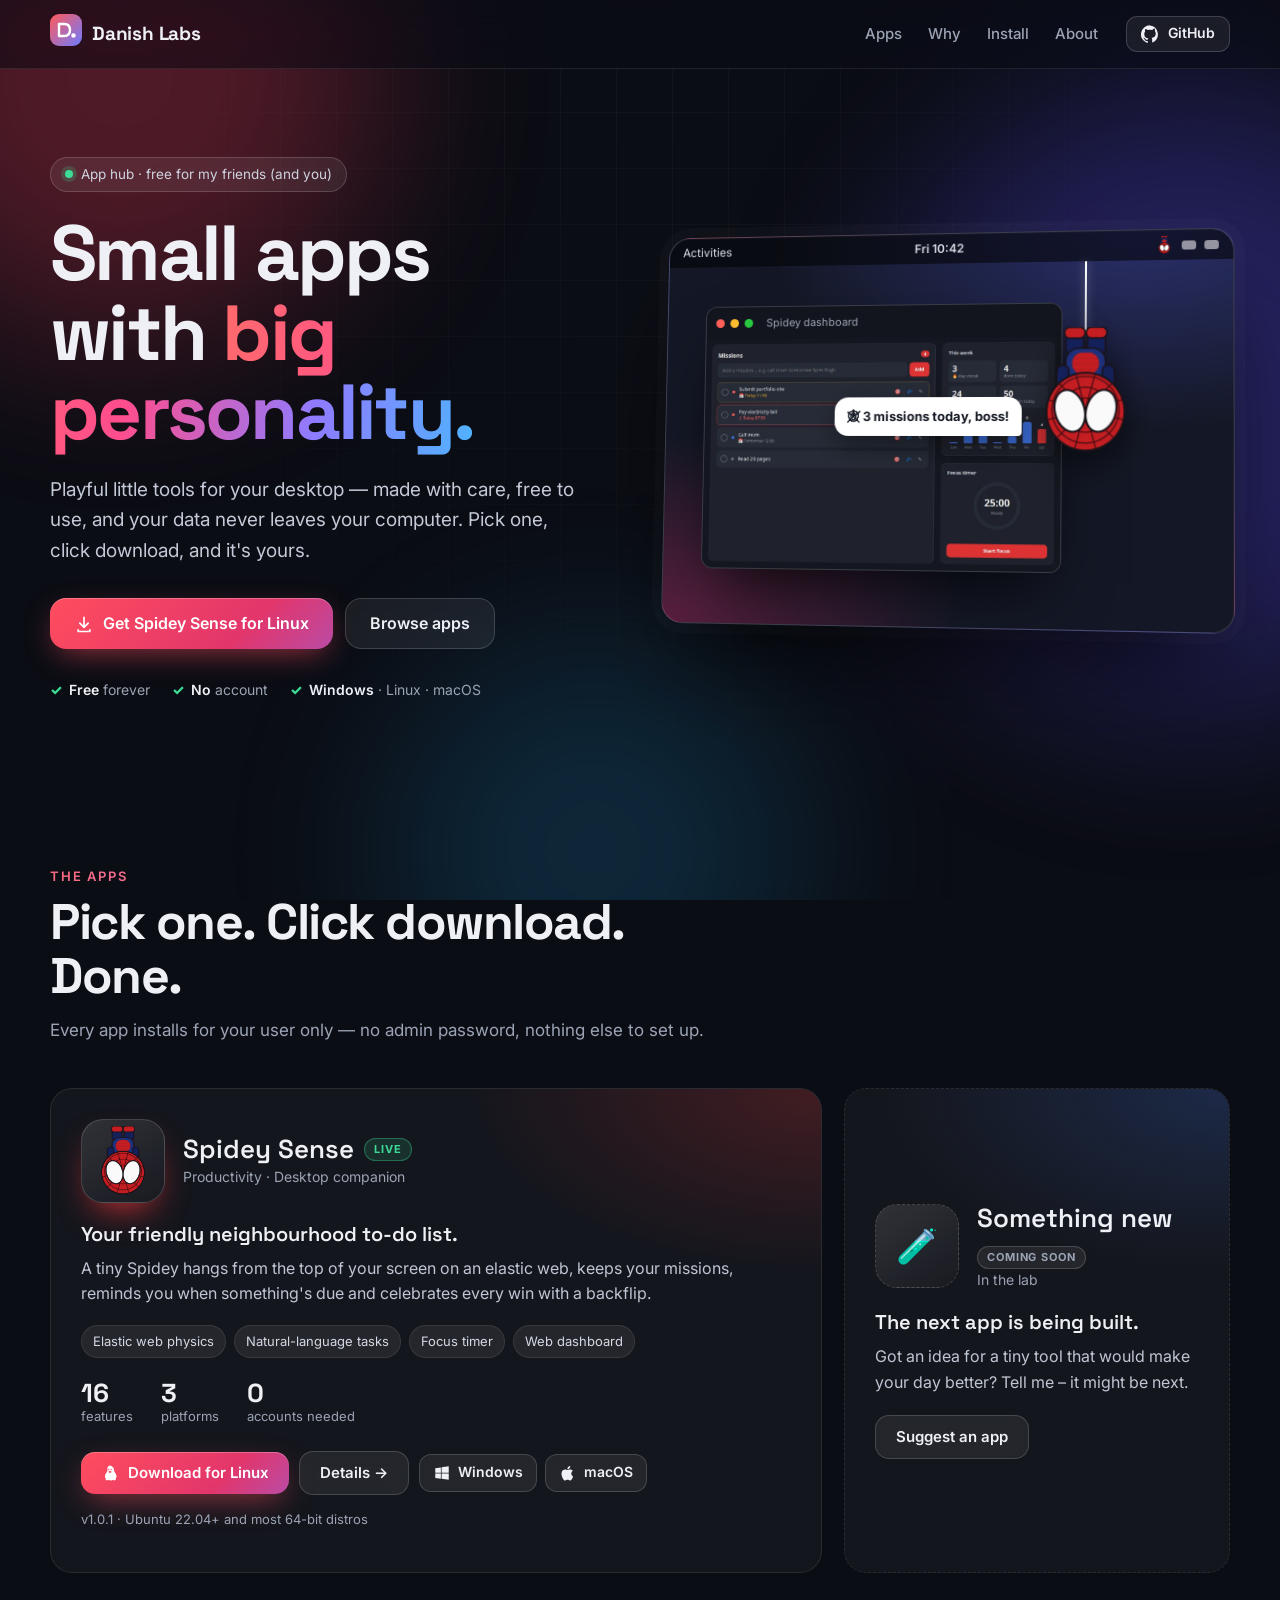
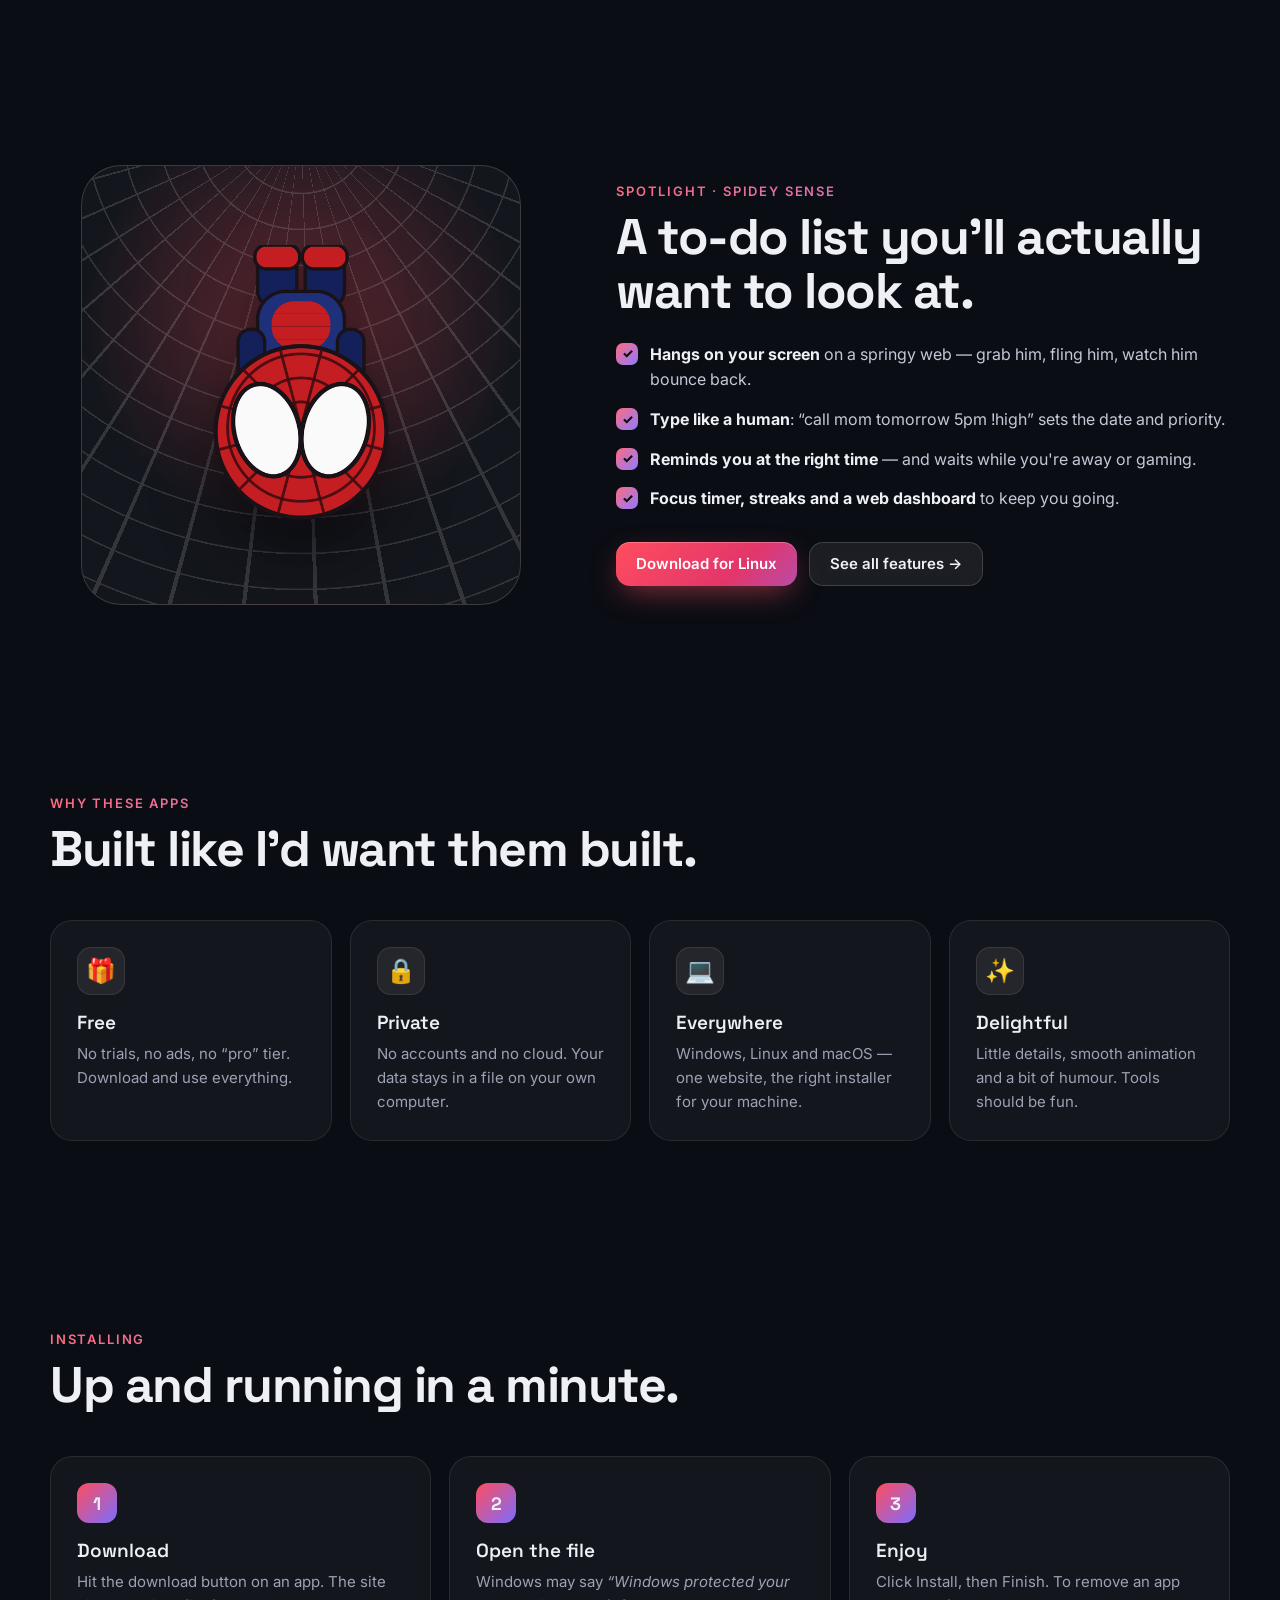
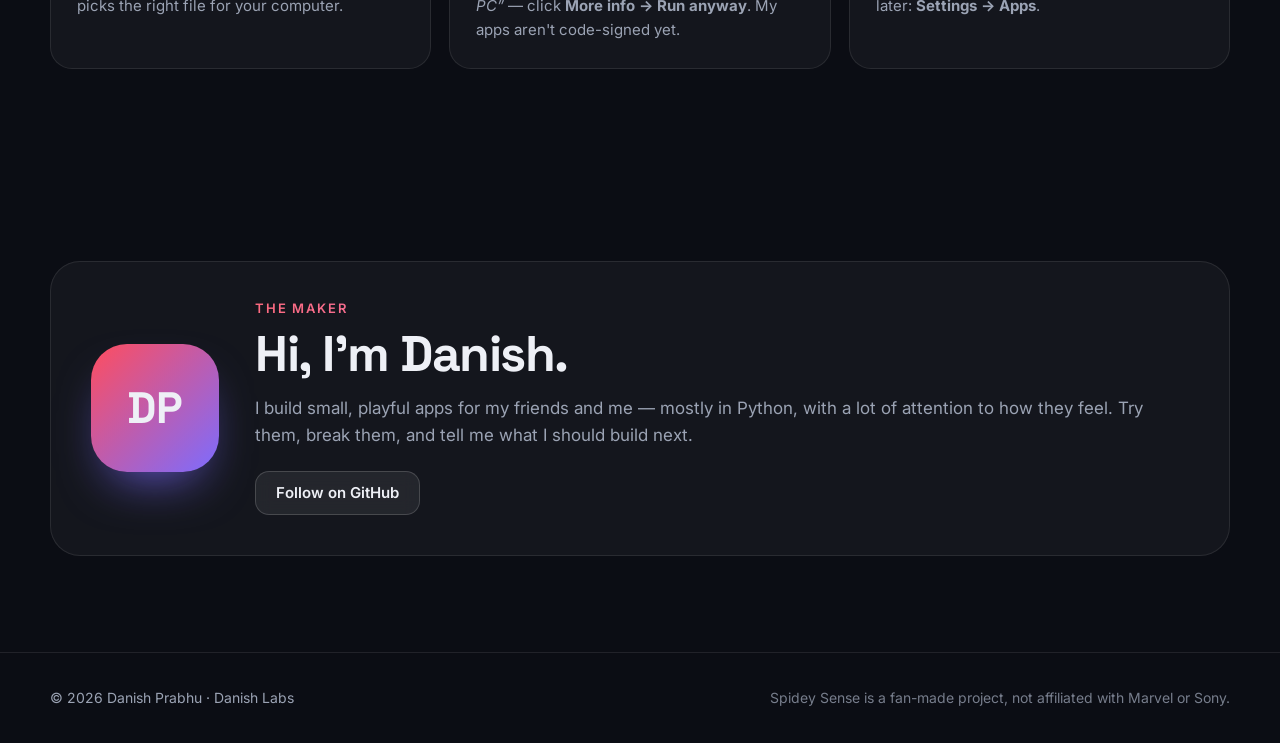
<file: hub/index.html>
<!doctype html>
<html lang="en">
<head>
<meta charset="utf-8">
<meta name="viewport" content="width=device-width, initial-scale=1">
<title>Danish Labs — small apps with big personality</title>
<meta name="description" content="Free, playful desktop apps by Danish Prabhu for Windows, Linux and macOS. Download Spidey Sense, the to-do list that hangs on your screen.">
<meta property="og:title" content="Danish Labs — app hub">
<meta property="og:description" content="Free, playful desktop apps for Windows, Linux and macOS.">
<meta property="og:image" content="assets/spidey.png">
<meta name="theme-color" content="#0b0d14">
<link rel="icon" type="image/png" href="assets/favicon.png">
<link rel="preconnect" href="https://fonts.googleapis.com">
<link rel="preconnect" href="https://fonts.gstatic.com" crossorigin>
<link href="https://fonts.googleapis.com/css2?family=Space+Grotesk:wght@500;600;700&family=Inter:wght@400;500;600;700&display=swap" rel="stylesheet">
<link rel="stylesheet" href="assets/hub.css">
</head>
<body>
<div class="bg" aria-hidden="true"><span class="orb o1"></span><span class="orb o2"></span><span class="orb o3"></span><span class="grid"></span></div>

<header class="nav">
  <a class="brand" href="#top" aria-label="Home">
    <span class="mark" aria-hidden="true">
      <svg viewBox="0 0 32 32" width="32" height="32"><defs><linearGradient id="g" x1="0" y1="0" x2="1" y2="1"><stop offset="0" stop-color="#ff5a5a"/><stop offset="1" stop-color="#6e7bff"/></linearGradient></defs><rect width="32" height="32" rx="9" fill="url(#g)"/><path d="M9 22V10h5.2c3.6 0 5.8 2.3 5.8 6s-2.2 6-5.8 6H9Z" fill="none" stroke="#fff" stroke-width="2.4" stroke-linejoin="round"/><circle cx="23.5" cy="21.5" r="2.2" fill="#fff"/></svg>
    </span>
    <span class="brand-name" data-hub="brand">Danish Labs</span>
  </a>
  <nav aria-label="Main">
    <a href="#apps">Apps</a>
    <a href="#why">Why</a>
    <a href="#install">Install</a>
    <a href="#about">About</a>
  </nav>
  <a class="btn btn-sm btn-glass" id="nav-github" href="#" target="_blank" rel="noopener">
    <svg viewBox="0 0 24 24" width="18" height="18" aria-hidden="true"><path fill="currentColor" d="M12 .5a12 12 0 0 0-3.8 23.4c.6.1.8-.3.8-.6v-2.1c-3.3.7-4-1.6-4-1.6-.6-1.4-1.4-1.8-1.4-1.8-1.1-.7.1-.7.1-.7 1.2.1 1.9 1.3 1.9 1.3 1.1 1.8 2.8 1.3 3.5 1 .1-.8.4-1.3.8-1.6-2.7-.3-5.5-1.3-5.5-5.9 0-1.3.5-2.4 1.2-3.2-.1-.3-.5-1.5.1-3.2 0 0 1-.3 3.3 1.2a11.5 11.5 0 0 1 6 0C17.3 4.5 18.3 4.8 18.3 4.8c.7 1.7.2 2.9.1 3.2.8.8 1.2 1.9 1.2 3.2 0 4.6-2.8 5.6-5.5 5.9.4.4.8 1.1.8 2.2v3.3c0 .3.2.7.8.6A12 12 0 0 0 12 .5Z"/></svg>
    <span>GitHub</span>
  </a>
</header>

<main id="top">
  <!-- ======================= HERO ======================= -->
  <section class="hero">
    <div class="hero-copy">
      <p class="pill"><span class="dot"></span> App hub · free for my friends (and you)</p>
      <h1>Small apps with <span class="grad">big personality.</span></h1>
      <p class="lead">Playful little tools for your desktop — made with care, free to use, and your data never leaves your computer. Pick one, click download, and it's yours.</p>
      <div class="hero-cta">
        <a class="btn btn-primary btn-lg" id="hero-download" href="#apps">
          <svg viewBox="0 0 24 24" width="20" height="20" aria-hidden="true"><path fill="currentColor" d="M12 3a1 1 0 0 1 1 1v9.59l3.3-3.3a1 1 0 1 1 1.4 1.42l-5 5a1 1 0 0 1-1.4 0l-5-5a1 1 0 1 1 1.4-1.42l3.3 3.3V4a1 1 0 0 1 1-1Zm-7 15a1 1 0 0 1 1 1v1h12v-1a1 1 0 1 1 2 0v2a1 1 0 0 1-1 1H5a1 1 0 0 1-1-1v-2a1 1 0 0 1 1-1Z"/></svg>
          <span id="hero-download-label">Get Spidey Sense</span>
        </a>
        <a class="btn btn-glass btn-lg" href="#apps">Browse apps</a>
      </div>
      <ul class="trust">
        <li><b>Free</b> forever</li>
        <li><b>No</b> account</li>
        <li><b>Windows</b> · Linux · macOS</li>
      </ul>
    </div>

    <!-- A little desktop with Spidey hanging from the top bar -->
    <div class="device" aria-hidden="true">
      <div class="screen">
        <div class="topbar"><span>Activities</span><span class="clock">Fri 10:42</span><span class="tray"><img src="assets/favicon.png" alt=""><i></i><i></i></span></div>
        <div class="window">
          <div class="window-bar"><i></i><i></i><i></i><span>Spidey dashboard</span></div>
          <img src="assets/dashboard.webp" alt="" width="1100" height="700">
        </div>
        <div class="hang">
          <span class="thread"></span>
          <img class="spidey" src="assets/spidey.png" alt="">
        </div>
        <div class="bubble">🕸 3 missions today, boss!</div>
      </div>
    </div>
  </section>

  <!-- ======================= APPS ======================= -->
  <section class="section" id="apps">
    <div class="section-head">
      <p class="eyebrow">The apps</p>
      <h2>Pick one. Click download. Done.</h2>
      <p class="sub">Every app installs for your user only — no admin password, nothing else to set up.</p>
    </div>
    <div class="apps" id="app-list">
      <noscript><p>Turn on JavaScript to see the apps, or open <a href="products/spidey-sense/">Spidey Sense</a> directly.</p></noscript>
    </div>
  </section>

  <!-- ======================= SPOTLIGHT ======================= -->
  <section class="section spotlight" id="spotlight">
    <div class="spot-media">
      <div class="spot-card">
        <img src="assets/spidey.png" alt="" class="spot-spidey" width="512" height="512">
      </div>
    </div>
    <div class="spot-copy">
      <p class="eyebrow">Spotlight · Spidey Sense</p>
      <h2>A to-do list you'll actually want to look at.</h2>
      <ul class="checks">
        <li><b>Hangs on your screen</b> on a springy web — grab him, fling him, watch him bounce back.</li>
        <li><b>Type like a human</b>: “call mom tomorrow 5pm !high” sets the date and priority.</li>
        <li><b>Reminds you at the right time</b> — and waits while you're away or gaming.</li>
        <li><b>Focus timer, streaks and a web dashboard</b> to keep you going.</li>
      </ul>
      <div class="hero-cta">
        <a class="btn btn-primary" data-download="spidey-sense" href="products/spidey-sense/">Download Spidey Sense</a>
        <a class="btn btn-glass" href="products/spidey-sense/">See all features →</a>
      </div>
    </div>
  </section>

  <!-- ======================= WHY ======================= -->
  <section class="section" id="why">
    <div class="section-head">
      <p class="eyebrow">Why these apps</p>
      <h2>Built like I'd want them built.</h2>
    </div>
    <div class="values">
      <article class="value"><span class="v-icon">🎁</span><h3>Free</h3><p>No trials, no ads, no “pro” tier. Download and use everything.</p></article>
      <article class="value"><span class="v-icon">🔒</span><h3>Private</h3><p>No accounts and no cloud. Your data stays in a file on your own computer.</p></article>
      <article class="value"><span class="v-icon">💻</span><h3>Everywhere</h3><p>Windows, Linux and macOS — one website, the right installer for your machine.</p></article>
      <article class="value"><span class="v-icon">✨</span><h3>Delightful</h3><p>Little details, smooth animation and a bit of humour. Tools should be fun.</p></article>
    </div>
  </section>

  <!-- ======================= INSTALL ======================= -->
  <section class="section" id="install">
    <div class="section-head">
      <p class="eyebrow">Installing</p>
      <h2>Up and running in a minute.</h2>
    </div>
    <ol class="steps">
      <li><span class="num">1</span><h3>Download</h3><p>Hit the download button on an app. The site picks the right file for your computer.</p></li>
      <li><span class="num">2</span><h3>Open the file</h3><p>Windows may say <em>“Windows protected your PC”</em> — click <b>More info → Run anyway</b>. My apps aren't code-signed yet.</p></li>
      <li><span class="num">3</span><h3>Enjoy</h3><p>Click Install, then Finish. To remove an app later: <b>Settings → Apps</b>.</p></li>
    </ol>
  </section>

  <!-- ======================= ABOUT ======================= -->
  <section class="section" id="about">
    <div class="about">
      <div class="avatar" aria-hidden="true">DP</div>
      <div>
        <p class="eyebrow">The maker</p>
        <h2>Hi, I'm <span data-hub="owner">Danish</span>.</h2>
        <p class="sub">I build small, playful apps for my friends and me — mostly in Python, with a lot of attention to how they feel. Try them, break them, and tell me what I should build next.</p>
        <div class="hero-cta">
          <a class="btn btn-glass" id="about-github" href="#" target="_blank" rel="noopener">Follow on GitHub</a>
          <a class="btn btn-glass" id="about-linkedin" href="#" target="_blank" rel="noopener" hidden>LinkedIn</a>
          <a class="btn btn-glass" id="about-email" href="#" hidden>Email me</a>
        </div>
      </div>
    </div>
  </section>
</main>

<footer class="footer">
  <span>© <span id="year">2026</span> <span data-hub="owner">Danish Prabhu</span> · <span data-hub="brand">Danish Labs</span></span>
  <span class="muted">Spidey Sense is a fan-made project, not affiliated with Marvel or Sony.</span>
</footer>

<div class="toast" id="toast" role="status" aria-live="polite" hidden></div>

<script src="assets/catalog.js"></script>
<script src="assets/hub.js"></script>
</body>
</html>
</file>
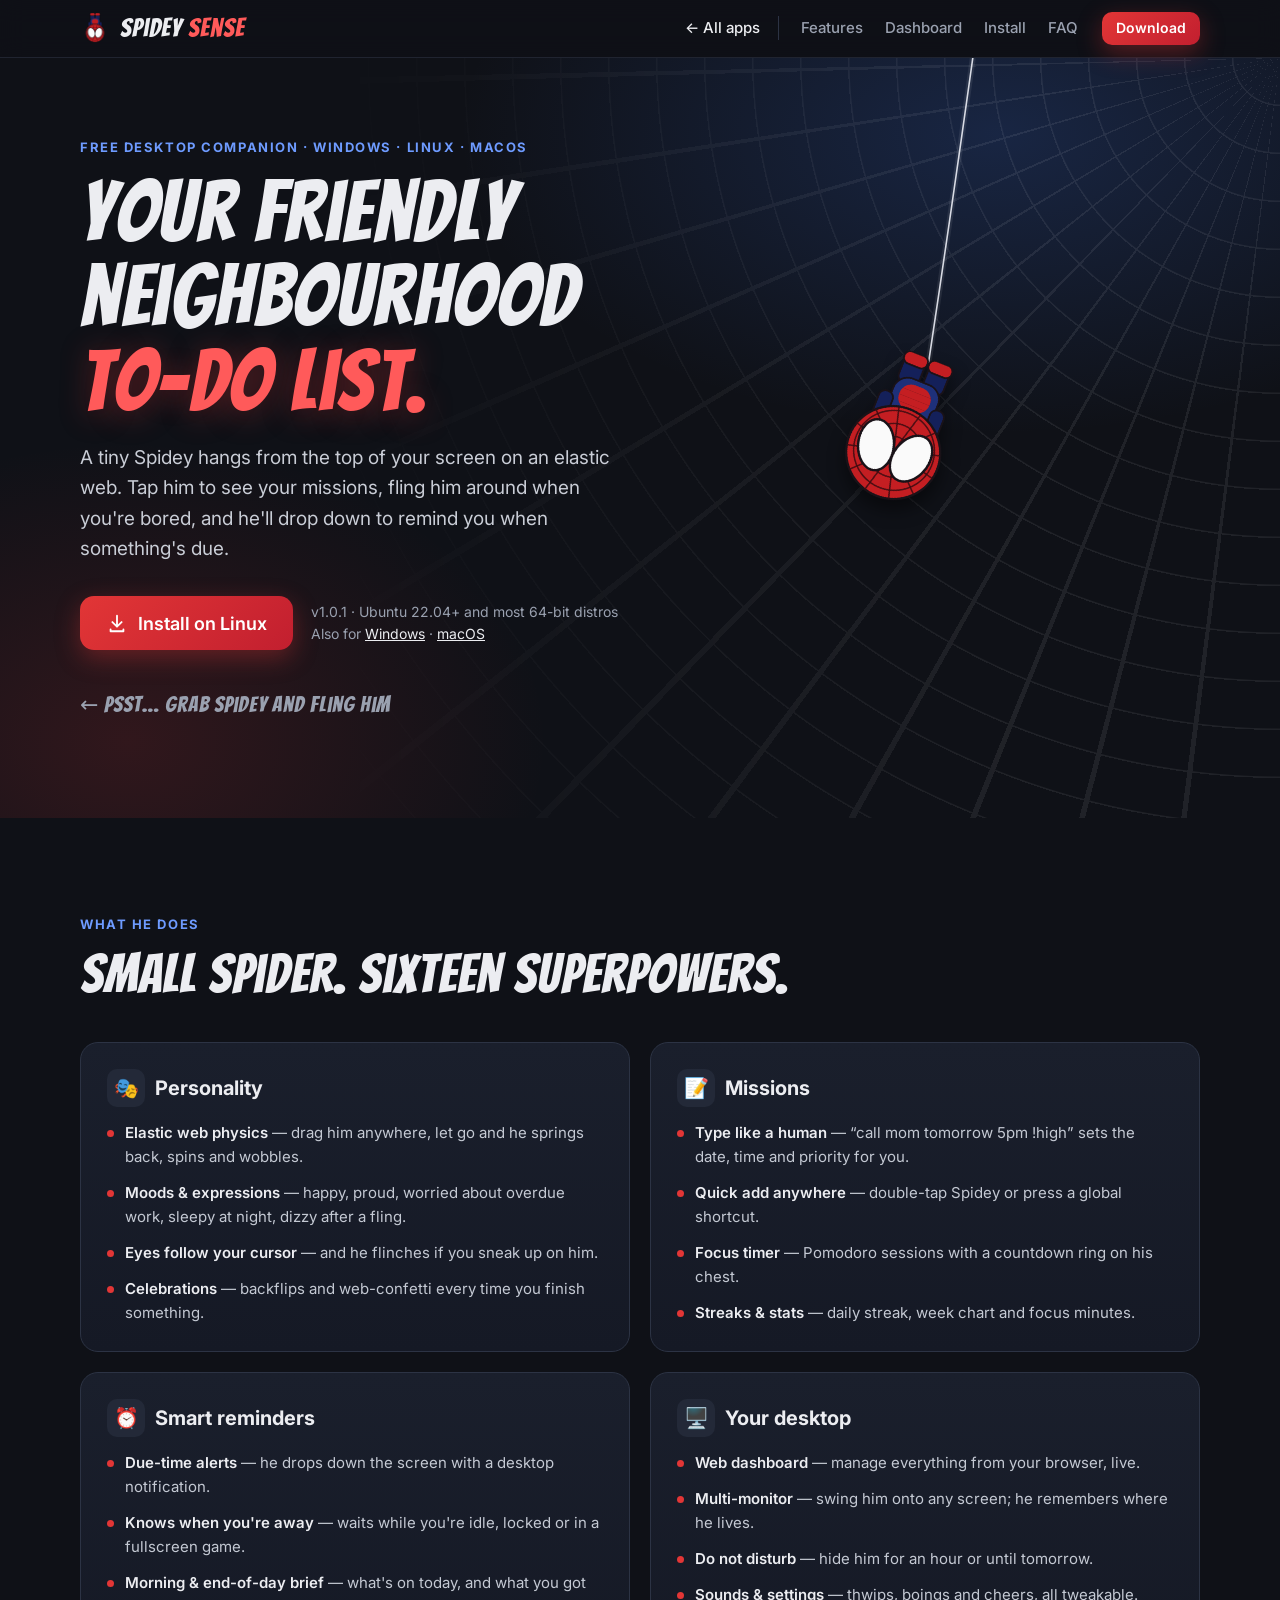
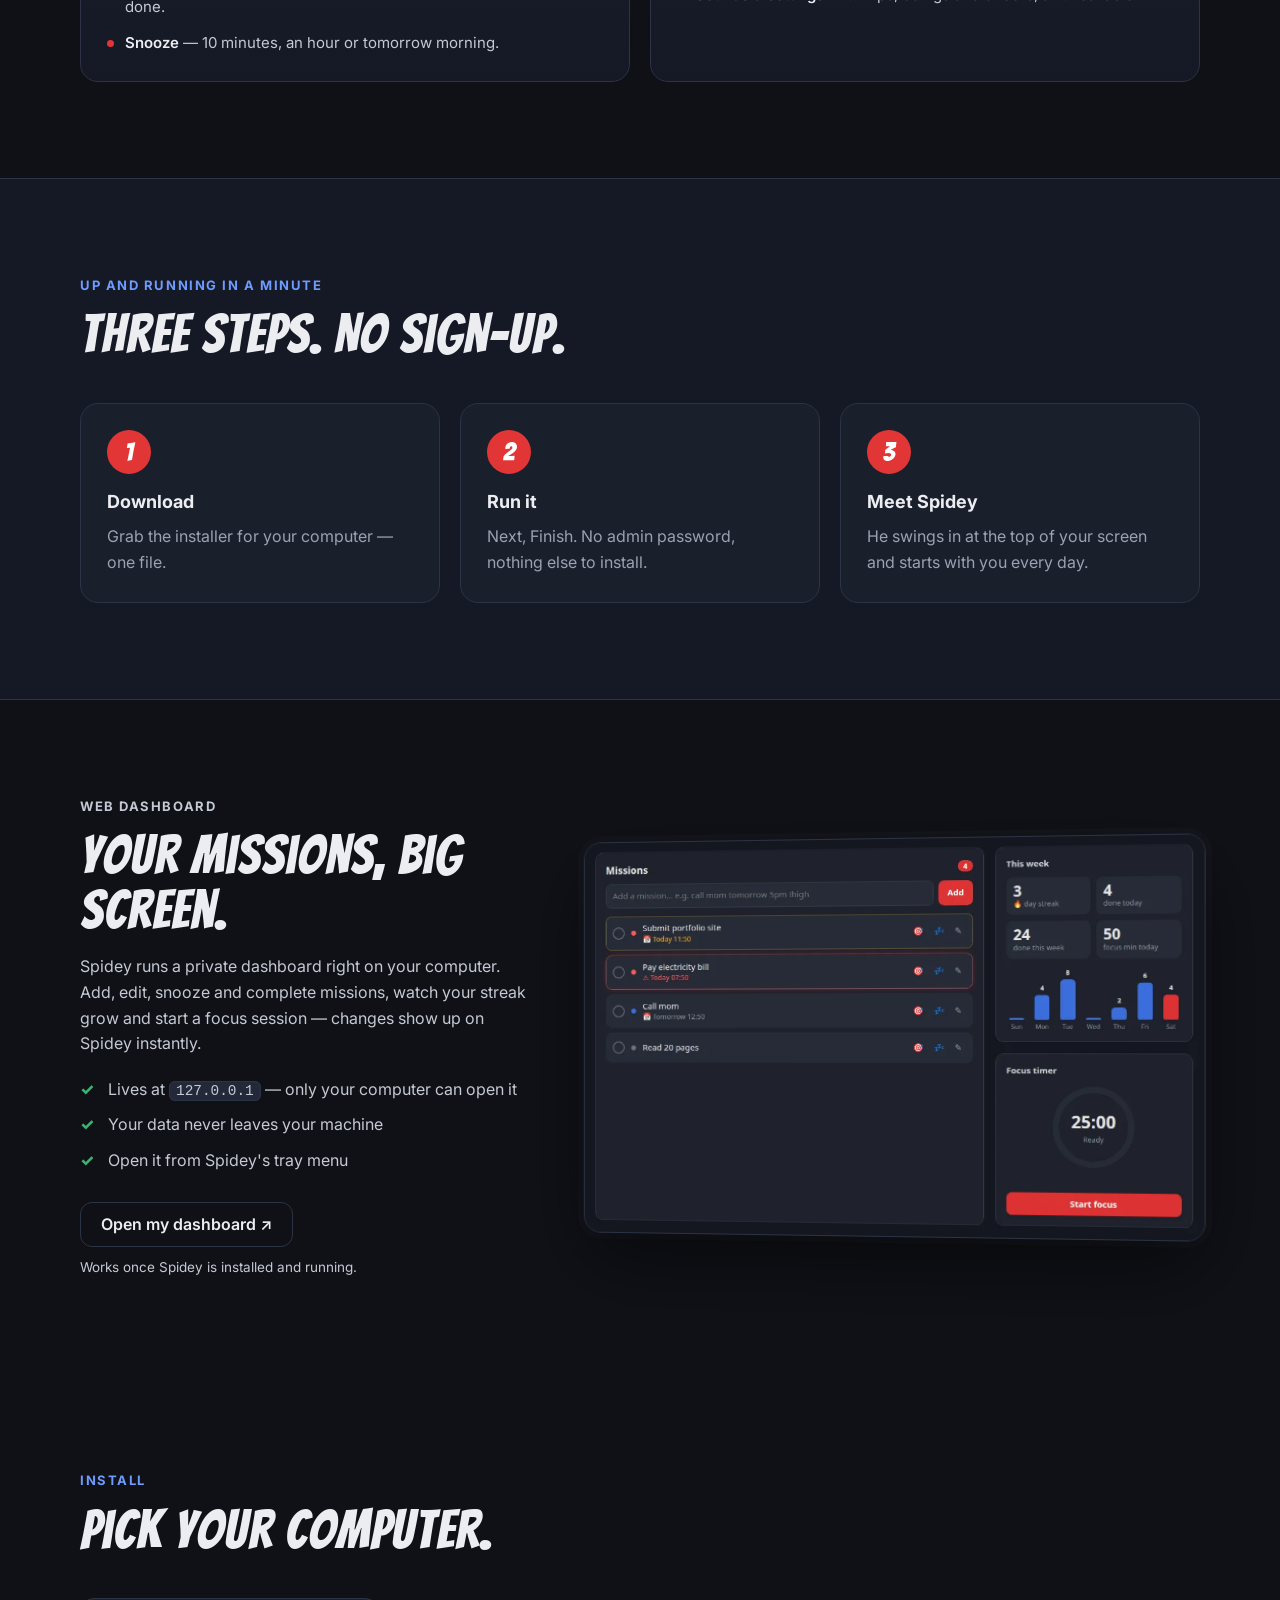
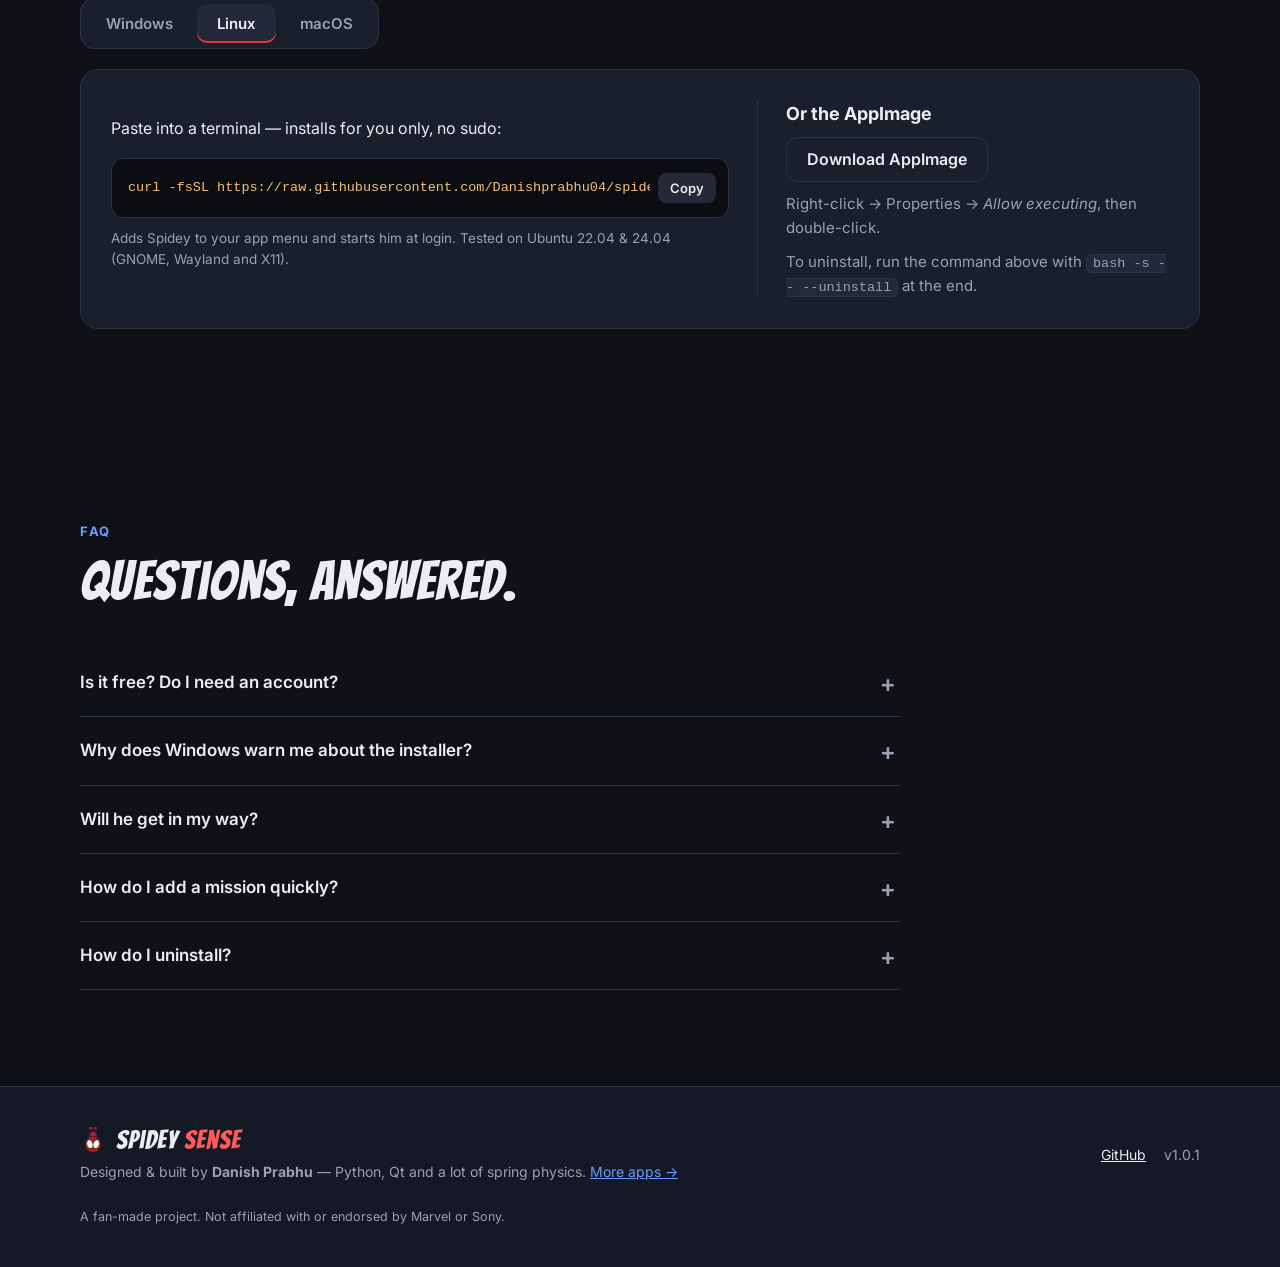
<file: hub/products/spidey-sense/index.html>
<!doctype html>
<html lang="en">
<head>
<meta charset="utf-8">
<meta name="viewport" content="width=device-width, initial-scale=1">
<title>Spidey Sense — your friendly desktop to-do companion</title>
<meta name="description" content="A tiny Spidey hangs from the top of your screen on an elastic web, keeps your to-do list, and reminds you at the right moment. Free for Windows, Linux and macOS.">
<meta property="og:title" content="Spidey Sense">
<meta property="og:description" content="A friendly desktop companion that hangs on your screen and keeps your missions.">
<meta property="og:image" content="assets/spidey.png">
<meta name="theme-color" content="#0f1117">
<link rel="icon" type="image/png" href="assets/favicon.png">
<link rel="preconnect" href="https://fonts.googleapis.com">
<link rel="preconnect" href="https://fonts.gstatic.com" crossorigin>
<link href="https://fonts.googleapis.com/css2?family=Bangers&family=Inter:wght@400;500;600;700;800&display=swap" rel="stylesheet">
<link rel="stylesheet" href="style.css">
</head>
<body>

<header class="nav">
  <a class="logo" href="#top" aria-label="Spidey Sense home"><img src="assets/favicon.png" alt="" width="30" height="30"><span>Spidey <b>Sense</b></span></a>
  <nav aria-label="Main">
    <a href="../../" class="back">← All apps</a>
    <a href="#features">Features</a>
    <a href="#dashboard">Dashboard</a>
    <a href="#install">Install</a>
    <a href="#faq">FAQ</a>
  </nav>
  <a class="btn small primary" href="#install" data-download="auto">Download</a>
</header>

<main id="top">
  <!-- Hero: Spidey hangs on a real spring-physics web you can drag -->
  <section class="hero">
    <canvas id="web" aria-label="Spidey hanging on an elastic web. Drag him and let go." role="img"></canvas>
    <div class="hero-copy">
      <p class="eyebrow">Free desktop companion · Windows · Linux · macOS</p>
      <h1>Your friendly neighbourhood <span class="accent">to-do list.</span></h1>
      <p class="lead">A tiny Spidey hangs from the top of your screen on an elastic web. Tap him to see your missions, fling him around when you're bored, and he'll drop down to remind you when something's due.</p>
      <div class="cta">
        <a class="btn primary big" id="dl-primary" href="#install">
          <svg viewBox="0 0 24 24" width="22" height="22" aria-hidden="true"><path fill="currentColor" d="M12 3a1 1 0 0 1 1 1v9.59l3.3-3.3a1 1 0 1 1 1.4 1.42l-5 5a1 1 0 0 1-1.4 0l-5-5a1 1 0 1 1 1.4-1.42l3.3 3.3V4a1 1 0 0 1 1-1Zm-7 15a1 1 0 0 1 1 1v1h12v-1a1 1 0 1 1 2 0v2a1 1 0 0 1-1 1H5a1 1 0 0 1-1-1v-2a1 1 0 0 1 1-1Z"/></svg>
          <span id="dl-label">Download Spidey</span>
        </a>
        <div class="cta-meta">
          <span id="dl-note">Free · no account · works offline</span>
          <span class="others">Also for <span id="dl-others"><a href="#install">every desktop</a></span></span>
        </div>
      </div>
      <p class="drag-hint" aria-hidden="true"><span>←</span> psst… grab Spidey and fling him</p>
    </div>
  </section>

  <!-- Features -->
  <section class="section" id="features">
    <div class="section-head">
      <p class="eyebrow">What he does</p>
      <h2>Small spider. Sixteen superpowers.</h2>
    </div>
    <div class="feature-groups">
      <article class="group">
        <h3><span class="g-icon">🎭</span> Personality</h3>
        <ul>
          <li><b>Elastic web physics</b> — drag him anywhere, let go and he springs back, spins and wobbles.</li>
          <li><b>Moods &amp; expressions</b> — happy, proud, worried about overdue work, sleepy at night, dizzy after a fling.</li>
          <li><b>Eyes follow your cursor</b> — and he flinches if you sneak up on him.</li>
          <li><b>Celebrations</b> — backflips and web-confetti every time you finish something.</li>
        </ul>
      </article>
      <article class="group">
        <h3><span class="g-icon">📝</span> Missions</h3>
        <ul>
          <li><b>Type like a human</b> — “call mom tomorrow 5pm !high” sets the date, time and priority for you.</li>
          <li><b>Quick add anywhere</b> — double-tap Spidey or press a global shortcut.</li>
          <li><b>Focus timer</b> — Pomodoro sessions with a countdown ring on his chest.</li>
          <li><b>Streaks &amp; stats</b> — daily streak, week chart and focus minutes.</li>
        </ul>
      </article>
      <article class="group">
        <h3><span class="g-icon">⏰</span> Smart reminders</h3>
        <ul>
          <li><b>Due-time alerts</b> — he drops down the screen with a desktop notification.</li>
          <li><b>Knows when you're away</b> — waits while you're idle, locked or in a fullscreen game.</li>
          <li><b>Morning &amp; end-of-day brief</b> — what's on today, and what you got done.</li>
          <li><b>Snooze</b> — 10 minutes, an hour or tomorrow morning.</li>
        </ul>
      </article>
      <article class="group">
        <h3><span class="g-icon">🖥️</span> Your desktop</h3>
        <ul>
          <li><b>Web dashboard</b> — manage everything from your browser, live.</li>
          <li><b>Multi-monitor</b> — swing him onto any screen; he remembers where he lives.</li>
          <li><b>Do not disturb</b> — hide him for an hour or until tomorrow.</li>
          <li><b>Sounds &amp; settings</b> — thwips, boings and cheers, all tweakable.</li>
        </ul>
      </article>
    </div>
  </section>

  <!-- How it works -->
  <section class="section steps-wrap">
    <div class="section-head">
      <p class="eyebrow">Up and running in a minute</p>
      <h2>Three steps. No sign-up.</h2>
    </div>
    <ol class="steps">
      <li><span class="num">1</span><h3>Download</h3><p>Grab the installer for your computer — one file.</p></li>
      <li><span class="num">2</span><h3>Run it</h3><p>Next, Finish. No admin password, nothing else to install.</p></li>
      <li><span class="num">3</span><h3>Meet Spidey</h3><p>He swings in at the top of your screen and starts with you every day.</p></li>
    </ol>
  </section>

  <!-- Dashboard -->
  <section class="section dash" id="dashboard">
    <div class="dash-copy">
      <p class="eyebrow">Web dashboard</p>
      <h2>Your missions, big screen.</h2>
      <p>Spidey runs a private dashboard right on your computer. Add, edit, snooze and complete missions, watch your streak grow and start a focus session — changes show up on Spidey instantly.</p>
      <ul class="ticks">
        <li>Lives at <code>127.0.0.1</code> — only your computer can open it</li>
        <li>Your data never leaves your machine</li>
        <li>Open it from Spidey's tray menu</li>
      </ul>
      <a class="btn ghost" id="dash-link" href="http://127.0.0.1:47823/" target="_blank" rel="noopener">Open my dashboard ↗</a>
      <p class="fine">Works once Spidey is installed and running.</p>
    </div>
    <figure class="dash-shot">
      <img src="assets/dashboard.webp" width="1100" height="700" loading="lazy" alt="The Spidey Sense web dashboard: a mission list with due dates and priorities, weekly stats with a streak counter and a bar chart, and a focus timer.">
    </figure>
  </section>

  <!-- Install -->
  <section class="section" id="install">
    <div class="section-head">
      <p class="eyebrow">Install</p>
      <h2>Pick your computer.</h2>
    </div>
    <div class="tabs" role="tablist" aria-label="Operating system">
      <button role="tab" id="tab-windows" aria-controls="panel-windows" data-os="windows">Windows</button>
      <button role="tab" id="tab-linux" aria-controls="panel-linux" data-os="linux">Linux</button>
      <button role="tab" id="tab-mac" aria-controls="panel-mac" data-os="mac">macOS</button>
    </div>

    <div class="panel" role="tabpanel" id="panel-windows" aria-labelledby="tab-windows">
      <div class="panel-main">
        <a class="btn primary big" data-download="windows" href="#">Download for Windows</a>
        <p class="fine" data-note="windows"></p>
        <ol class="howto">
          <li>Open <code>SpideySense-Setup.exe</code>.</li>
          <li>If Windows says <em>“Windows protected your PC”</em>, click <b>More info → Run anyway</b> (the installer isn't code-signed yet).</li>
          <li>Click <b>Install</b>, then <b>Finish</b>. Spidey appears at the top of your screen.</li>
        </ol>
      </div>
      <div class="panel-side">
        <h3>Prefer a command?</h3>
        <p>Paste into PowerShell:</p>
        <div class="cmd"><code id="cmd-windows">irm https://raw.githubusercontent.com/Danishprabhu04/spidey_reminder/main/hub/products/spidey-sense/install.ps1 | iex</code><button class="copy" data-copy="cmd-windows">Copy</button></div>
        <p class="fine">Uninstall any time from <b>Settings → Apps → Spidey Sense</b>.</p>
      </div>
    </div>

    <div class="panel" role="tabpanel" id="panel-linux" aria-labelledby="tab-linux" hidden>
      <div class="panel-main">
        <p>Paste into a terminal — installs for you only, no sudo:</p>
        <div class="cmd big"><code id="cmd-linux">curl -fsSL https://raw.githubusercontent.com/Danishprabhu04/spidey_reminder/main/hub/products/spidey-sense/install.sh | bash</code><button class="copy" data-copy="cmd-linux">Copy</button></div>
        <p class="fine">Adds Spidey to your app menu and starts him at login. Tested on Ubuntu 22.04 &amp; 24.04 (GNOME, Wayland and X11).</p>
      </div>
      <div class="panel-side">
        <h3>Or the AppImage</h3>
        <a class="btn ghost" data-download="linux" href="#">Download AppImage</a>
        <p class="fine">Right-click → Properties → <em>Allow executing</em>, then double-click.</p>
        <p class="fine">To uninstall, run the command above with <code>bash -s -- --uninstall</code> at the end.</p>
      </div>
    </div>

    <div class="panel" role="tabpanel" id="panel-mac" aria-labelledby="tab-mac" hidden>
      <div class="panel-main">
        <a class="btn primary big" data-download="mac" href="#">Download for macOS</a>
        <p class="fine" data-note="mac"></p>
        <ol class="howto">
          <li>Open the <code>.dmg</code> and drag <b>Spidey Sense</b> into Applications.</li>
          <li>First launch: <b>right-click the app → Open</b> (it isn't notarized yet).</li>
        </ol>
      </div>
      <div class="panel-side">
        <h3>Prefer a command?</h3>
        <div class="cmd"><code id="cmd-mac">curl -fsSL https://raw.githubusercontent.com/Danishprabhu04/spidey_reminder/main/hub/products/spidey-sense/install.sh | bash</code><button class="copy" data-copy="cmd-mac">Copy</button></div>
        <p class="fine">macOS support is in beta — the global shortcut isn't available there yet.</p>
      </div>
    </div>
  </section>

  <!-- FAQ -->
  <section class="section faq" id="faq">
    <div class="section-head">
      <p class="eyebrow">FAQ</p>
      <h2>Questions, answered.</h2>
    </div>
    <details>
      <summary>Is it free? Do I need an account?</summary>
      <p>Free, and no account. Spidey keeps everything in a small database on your own computer.</p>
    </details>
    <details>
      <summary>Why does Windows warn me about the installer?</summary>
      <p>New apps without a paid code-signing certificate get a SmartScreen warning. Click <b>More info → Run anyway</b>. The installer only writes to your user folder and never asks for admin rights.</p>
    </details>
    <details>
      <summary>Will he get in my way?</summary>
      <p>Clicks pass straight through everywhere except Spidey himself. He waits while you're away or in a fullscreen app, and <b>Do not disturb</b> hides him completely. Left-click his tray icon to hide or show him.</p>
    </details>
    <details>
      <summary>How do I add a mission quickly?</summary>
      <p>Double-tap Spidey, or press <kbd>Win</kbd>+<kbd>Alt</kbd>+<kbd>M</kbd> on Windows / <kbd>Super</kbd>+<kbd>Shift</kbd>+<kbd>M</kbd> on Linux. Write naturally: “pay rent friday 9am !high”.</p>
    </details>
    <details>
      <summary>How do I uninstall?</summary>
      <p>Windows: <b>Settings → Apps → Spidey Sense → Uninstall</b>. Linux/macOS: run the install command with <code>--uninstall</code> (add <code>--purge</code> to delete your missions too).</p>
    </details>
  </section>
</main>

<footer class="footer">
  <div>
    <a class="logo" href="#top"><img src="assets/favicon.png" alt="" width="26" height="26"><span>Spidey <b>Sense</b></span></a>
    <p>Designed &amp; built by <b>Danish Prabhu</b> — Python, Qt and a lot of spring physics. <a href="../../">More apps →</a></p>
  </div>
  <div class="footer-links">
    <a id="gh-link" href="#" hidden>GitHub</a>
    <a id="li-link" href="#" hidden>LinkedIn</a>
    <span>v<span id="version">1.0.1</span></span>
  </div>
  <p class="disclaimer">A fan-made project. Not affiliated with or endorsed by Marvel or Sony.</p>
</footer>

<script src="../../assets/catalog.js"></script>
<script src="config.js"></script>
<script src="rope.js"></script>
<script src="app.js"></script>
</body>
</html>
</file>
<file: hub/assets/hub.css>
:root {
  color-scheme: dark;
  --bg: #0b0d14;
  --surface: rgba(255, 255, 255, 0.04);
  --surface-2: rgba(255, 255, 255, 0.07);
  --border: rgba(255, 255, 255, 0.09);
  --border-2: rgba(255, 255, 255, 0.16);
  --text: #eef0f6;
  --muted: #9ba3b4;
  --red: #ff4d5e;
  --violet: #7c6cff;
  --blue: #4f8bff;
  --green: #3ddc97;
  --radius: 22px;
  --max: 1180px;
  --display: "Space Grotesk", "Inter", system-ui, sans-serif;
  --body: "Inter", system-ui, -apple-system, "Segoe UI", Ubuntu, sans-serif;
  --gutter: max(16px, calc((100vw - var(--max)) / 2));
}

* { box-sizing: border-box; }
html { scroll-behavior: smooth; scroll-padding-top: 84px; }
body { margin: 0; background: var(--bg); color: var(--text); font: 16px/1.6 var(--body); overflow-x: hidden; }
img { max-width: 100%; height: auto; display: block; }
[hidden] { display: none !important; }
a { color: inherit; }
:focus-visible { outline: 3px solid var(--blue); outline-offset: 3px; border-radius: 8px; }

/* ---------- ambient background ---------- */
.bg { position: fixed; inset: 0; z-index: -1; overflow: hidden; pointer-events: none; }
.orb { position: absolute; border-radius: 50%; filter: blur(90px); opacity: .5; animation: drift 22s ease-in-out infinite alternate; }
.o1 { width: 520px; height: 520px; background: #ff3d5a; top: -180px; left: -140px; opacity: .28; }
.o2 { width: 620px; height: 620px; background: #5b4dff; top: 10%; right: -220px; opacity: .3; animation-delay: -8s; }
.o3 { width: 420px; height: 420px; background: #1fb6ff; bottom: -160px; left: 30%; opacity: .16; animation-delay: -14s; }
.grid { position: absolute; inset: 0;
  background-image: linear-gradient(rgba(255,255,255,.035) 1px, transparent 1px), linear-gradient(90deg, rgba(255,255,255,.035) 1px, transparent 1px);
  background-size: 56px 56px;
  mask-image: radial-gradient(ellipse at 50% 0%, #000 0%, transparent 70%); }
@keyframes drift { to { transform: translate(60px, 40px) scale(1.12); } }

/* ---------- nav ---------- */
.nav { position: sticky; top: 0; z-index: 30; display: flex; align-items: center; gap: 28px;
  padding: 14px var(--gutter); background: rgba(11, 13, 20, .6); backdrop-filter: blur(16px) saturate(140%);
  border-bottom: 1px solid var(--border); }
.brand { display: flex; align-items: center; gap: 10px; text-decoration: none; }
.brand-name { font: 700 19px/1 var(--display); letter-spacing: -.01em; }
.nav nav { display: flex; gap: 26px; margin-left: auto; }
.nav nav a { color: var(--muted); text-decoration: none; font-weight: 500; font-size: 15px; transition: color .15s; }
.nav nav a:hover { color: var(--text); }

/* ---------- buttons ---------- */
.btn { display: inline-flex; align-items: center; justify-content: center; gap: 9px; border: 0; cursor: pointer;
  border-radius: 14px; padding: 12px 20px; font: 600 15px/1.2 var(--body); text-decoration: none; color: var(--text);
  transition: transform .15s ease, box-shadow .2s ease, background .2s ease, border-color .2s; }
.btn:hover { transform: translateY(-2px); }
.btn-primary { color: #fff; background: linear-gradient(135deg, #ff4d5e 0%, #e2366b 45%, #7c6cff 100%); background-size: 160% 100%;
  box-shadow: 0 10px 30px -8px rgba(255, 77, 94, .6), inset 0 1px 0 rgba(255,255,255,.25); }
.btn-primary:hover { background-position: 100% 0; box-shadow: 0 16px 40px -10px rgba(124, 108, 255, .7), inset 0 1px 0 rgba(255,255,255,.25); }
.btn-glass { background: var(--surface-2); border: 1px solid var(--border-2); backdrop-filter: blur(8px); }
.btn-glass:hover { border-color: rgba(255,255,255,.3); background: rgba(255,255,255,.1); }
.btn-sm { padding: 8px 14px; font-size: 14px; border-radius: 11px; }
.btn-lg { padding: 15px 24px; font-size: 16px; border-radius: 16px; }
.btn[aria-disabled="true"] { opacity: .5; pointer-events: none; }

/* ---------- hero ---------- */
.hero { display: grid; grid-template-columns: minmax(0, 1fr) minmax(0, 1.05fr); gap: 56px; align-items: center;
  padding: 88px var(--gutter) 72px; }
.pill { display: inline-flex; align-items: center; gap: 8px; margin: 0 0 22px; padding: 6px 14px; border-radius: 999px;
  background: var(--surface-2); border: 1px solid var(--border-2); font-size: 13.5px; color: #cfd4e0; }
.pill .dot { width: 8px; height: 8px; border-radius: 50%; background: var(--green); box-shadow: 0 0 0 4px rgba(61,220,151,.18); animation: pulse 2s infinite; }
@keyframes pulse { 50% { box-shadow: 0 0 0 7px rgba(61,220,151,0); } }
h1 { font: 700 clamp(44px, 6.4vw, 78px)/1.02 var(--display); letter-spacing: -.035em; margin: 0 0 22px; }
.grad { background: linear-gradient(100deg, #ff6b6b 0%, #ff4d8d 35%, #8f7bff 70%, #4fb3ff 100%);
  -webkit-background-clip: text; background-clip: text; color: transparent; }
.lead { font-size: clamp(17px, 1.6vw, 19px); color: #c3c9d6; max-width: 540px; margin: 0 0 32px; }
.hero-cta { display: flex; flex-wrap: wrap; gap: 12px; }
.trust { list-style: none; display: flex; flex-wrap: wrap; gap: 8px 22px; padding: 0; margin: 30px 0 0; color: var(--muted); font-size: 14px; }
.trust li::before { content: "✓"; color: var(--green); font-weight: 800; margin-right: 7px; }
.trust b { color: var(--text); font-weight: 600; }

/* the little desktop */
.device { position: relative; perspective: 1600px; }
.screen { position: relative; aspect-ratio: 16 / 11; border-radius: 22px; overflow: hidden;
  background: radial-gradient(120% 90% at 85% 0%, #2a2f6b 0%, transparent 55%), radial-gradient(90% 80% at 0% 100%, #5a1f3d 0%, transparent 60%), #141826;
  border: 1px solid var(--border-2);
  box-shadow: 0 50px 100px -30px rgba(0,0,0,.8), 0 0 0 10px rgba(255,255,255,.025), inset 0 1px 0 rgba(255,255,255,.08);
  transform: rotateY(-9deg) rotateX(4deg); transition: transform .6s ease; }
.device:hover .screen { transform: rotateY(-3deg) rotateX(1deg); }
.topbar { position: absolute; inset: 0 0 auto; height: 30px; display: flex; align-items: center; justify-content: space-between;
  padding: 0 14px; background: rgba(0,0,0,.55); font-size: 12px; color: #d9dce5; z-index: 2; }
.clock { font-weight: 600; }
.tray { display: flex; align-items: center; gap: 8px; }
.tray img { width: 18px; height: 18px; }
.tray i { width: 14px; height: 9px; border-radius: 3px; background: rgba(255,255,255,.55); }
.window { position: absolute; left: 7%; top: 18%; width: 64%; border-radius: 12px; overflow: hidden;
  border: 1px solid rgba(255,255,255,.12); box-shadow: 0 30px 60px -20px rgba(0,0,0,.8); background: #1e222c; }
.window-bar { display: flex; align-items: center; gap: 6px; padding: 8px 10px; background: #12151d; font-size: 11px; color: var(--muted); }
.window-bar i { width: 9px; height: 9px; border-radius: 50%; background: #ff5f57; }
.window-bar i:nth-child(2) { background: #febc2e; } .window-bar i:nth-child(3) { background: #28c840; }
.window-bar span { margin-left: 8px; }
.hang { position: absolute; top: 30px; right: 14%; width: 22%; display: flex; flex-direction: column; align-items: center;
  transform-origin: 50% 0; animation: swing 4.2s ease-in-out infinite; z-index: 3; }
.thread { width: 2px; height: 72px; background: linear-gradient(#fff, rgba(255,255,255,.75)); box-shadow: 0 0 8px rgba(255,255,255,.4); }
.spidey { width: 100%; margin-top: -6px; filter: drop-shadow(0 14px 18px rgba(0,0,0,.55)); }
@keyframes swing { 0%, 100% { transform: rotate(9deg); } 50% { transform: rotate(-9deg); } }
.bubble { position: absolute; right: 36%; top: 42%; z-index: 4; background: #fff; color: #161a24; font-weight: 700; font-size: 13px;
  padding: 9px 13px; border-radius: 14px 14px 4px 14px; box-shadow: 0 12px 30px rgba(0,0,0,.4);
  animation: pop 4.2s ease-in-out infinite; }
@keyframes pop { 0%, 12% { opacity: 0; transform: translateY(6px) scale(.9); } 22%, 80% { opacity: 1; transform: none; } 92%, 100% { opacity: 0; transform: translateY(-4px); } }

/* ---------- sections ---------- */
.section { padding: 96px var(--gutter); }
.section-head { max-width: 680px; margin-bottom: 44px; }
.eyebrow { margin: 0 0 12px; font: 600 13px/1 var(--body); letter-spacing: .14em; text-transform: uppercase;
  background: linear-gradient(90deg, #ff6b81, #8f7bff); -webkit-background-clip: text; background-clip: text; color: transparent; }
h2 { font: 700 clamp(32px, 4.2vw, 50px)/1.08 var(--display); letter-spacing: -.03em; margin: 0; }
h3 { margin: 0 0 6px; font: 600 19px/1.3 var(--display); }
.sub { color: var(--muted); font-size: 17px; margin: 14px 0 0; }

/* ---------- app cards ---------- */
.apps { display: grid; grid-template-columns: minmax(0, 2fr) minmax(0, 1fr); gap: 22px; }
.app { position: relative; border-radius: var(--radius); padding: 30px; background: var(--surface);
  border: 1px solid var(--border); overflow: hidden; isolation: isolate; transition: transform .25s ease, border-color .25s; }
.app::before { content: ""; position: absolute; inset: 0; z-index: -1; opacity: .55;
  background: radial-gradient(500px 260px at 100% 0%, color-mix(in srgb, var(--accent) 40%, transparent), transparent 70%); }
.app:hover { transform: translateY(-4px); border-color: var(--border-2); }
.app-top { display: flex; align-items: center; gap: 18px; margin-bottom: 18px; }
.app-icon { width: 84px; height: 84px; flex: none; border-radius: 22px; display: grid; place-items: center;
  background: linear-gradient(145deg, rgba(255,255,255,.12), rgba(255,255,255,.02)); border: 1px solid var(--border-2);
  box-shadow: 0 16px 34px -14px var(--accent); }
.app-icon img { width: 70px; height: 70px; }
.app-icon.placeholder { font-size: 34px; border-style: dashed; box-shadow: none; }
.app-title { display: flex; align-items: center; gap: 10px; flex-wrap: wrap; }
.app h3 { font-size: 26px; margin: 0; }
.app .cat { color: var(--muted); font-size: 14px; }
.status { font: 700 11px/1 var(--body); letter-spacing: .08em; text-transform: uppercase; padding: 5px 9px; border-radius: 999px; }
.status.live { background: rgba(61,220,151,.14); color: var(--green); border: 1px solid rgba(61,220,151,.35); }
.status.beta { background: rgba(255,193,77,.14); color: #ffc14d; border: 1px solid rgba(255,193,77,.35); }
.status.soon { background: var(--surface-2); color: var(--muted); border: 1px solid var(--border-2); }
.app .tagline { font: 600 20px/1.35 var(--display); margin: 0 0 8px; }
.app .desc { color: #bfc6d3; margin: 0 0 18px; }
.chips { display: flex; flex-wrap: wrap; gap: 8px; margin: 0 0 22px; padding: 0; list-style: none; }
.chips li { font-size: 13px; padding: 5px 11px; border-radius: 999px; background: var(--surface-2); border: 1px solid var(--border); color: #d3d8e3; }
.app-stats { display: flex; gap: 28px; margin: 0 0 24px; }
.app-stats div { display: flex; flex-direction: column; }
.app-stats b { font: 700 26px/1 var(--display); }
.app-stats span { color: var(--muted); font-size: 13px; }
.dl-row { display: flex; flex-wrap: wrap; gap: 10px; align-items: center; }
.dl-meta { width: 100%; color: var(--muted); font-size: 13px; margin-top: 4px; }
.platforms { display: flex; gap: 8px; flex-wrap: wrap; }
.plat { display: inline-flex; align-items: center; gap: 7px; padding: 9px 13px; font-size: 14px; border-radius: 12px; }
.plat svg { width: 16px; height: 16px; }
.app .btn svg { width: 18px; height: 18px; flex: none; }
.app.soon { border-style: dashed; display: flex; flex-direction: column; justify-content: center; }
.app.soon .desc { margin-bottom: 20px; }

/* ---------- spotlight ---------- */
.spotlight { display: grid; grid-template-columns: minmax(0, .9fr) minmax(0, 1.1fr); gap: 64px; align-items: center; }
.spot-card { aspect-ratio: 1; max-width: 440px; margin: 0 auto; border-radius: 40px; display: grid; place-items: center;
  background: radial-gradient(circle at 50% 35%, rgba(255,77,94,.35), transparent 60%), var(--surface);
  border: 1px solid var(--border-2); position: relative; overflow: hidden; }
.spot-card::after { content: ""; position: absolute; inset: 0; opacity: .14;
  background: repeating-radial-gradient(circle at 50% -10%, transparent 0 34px, #fff 35px 36px), repeating-conic-gradient(from 0deg at 50% -10%, transparent 0 8deg, #fff 8deg 8.5deg); }
.spot-spidey { width: 64%; position: relative; z-index: 1; animation: bob 5s ease-in-out infinite; filter: drop-shadow(0 30px 30px rgba(0,0,0,.5)); }
@keyframes bob { 50% { transform: translateY(14px) rotate(-4deg); } }
.checks { list-style: none; padding: 0; margin: 24px 0 30px; display: grid; gap: 14px; }
.checks li { position: relative; padding-left: 34px; color: #c3c9d6; }
.checks li::before { content: "✓"; position: absolute; left: 0; top: 1px; width: 22px; height: 22px; border-radius: 7px; display: grid; place-items: center;
  font-size: 13px; font-weight: 800; color: #0b0d14; background: linear-gradient(135deg, #ff6b81, #8f7bff); }
.checks b { color: var(--text); }

/* ---------- values / steps ---------- */
.values { display: grid; grid-template-columns: repeat(4, minmax(0, 1fr)); gap: 18px; }
.value, .steps li { background: var(--surface); border: 1px solid var(--border); border-radius: var(--radius); padding: 26px; }
.value p, .steps p { color: var(--muted); margin: 0; font-size: 15px; }
.v-icon { display: grid; place-items: center; width: 48px; height: 48px; border-radius: 14px; margin-bottom: 16px; font-size: 24px; background: var(--surface-2); border: 1px solid var(--border); }
.steps { list-style: none; padding: 0; margin: 0; display: grid; grid-template-columns: repeat(3, minmax(0, 1fr)); gap: 18px; }
.num { display: grid; place-items: center; width: 40px; height: 40px; border-radius: 12px; margin-bottom: 16px;
  font: 700 18px var(--display); background: linear-gradient(135deg, #ff4d5e, #7c6cff); }

/* ---------- about ---------- */
.about { display: flex; gap: 36px; align-items: center; padding: 40px; border-radius: 30px; background: var(--surface); border: 1px solid var(--border); }
.avatar { flex: none; width: 128px; height: 128px; border-radius: 36px; display: grid; place-items: center;
  font: 700 44px var(--display); background: linear-gradient(135deg, #ff4d5e, #7c6cff); box-shadow: 0 24px 50px -20px rgba(124,108,255,.8); }
.about .hero-cta { margin-top: 22px; }

/* ---------- footer & toast ---------- */
.footer { display: flex; flex-wrap: wrap; justify-content: space-between; gap: 10px; padding: 34px var(--gutter);
  border-top: 1px solid var(--border); color: var(--muted); font-size: 14px; }
.muted { opacity: .75; }
.toast { position: fixed; left: 50%; bottom: 24px; z-index: 50; transform: translateX(-50%); width: min(520px, calc(100vw - 32px));
  padding: 16px 18px; border-radius: 16px; background: rgba(24, 28, 40, .95); border: 1px solid var(--border-2);
  box-shadow: 0 24px 60px rgba(0,0,0,.55); backdrop-filter: blur(12px); font-size: 14.5px; animation: up .3s ease; }
.toast b { color: var(--text); }
.toast[hidden] { display: none; }
@keyframes up { from { opacity: 0; transform: translate(-50%, 12px); } }

/* ---------- responsive ---------- */
@media (max-width: 980px) {
  .hero, .spotlight { grid-template-columns: minmax(0, 1fr); }
  .hero { padding-top: 56px; gap: 48px; }
  .apps { grid-template-columns: minmax(0, 1fr); }
  .values { grid-template-columns: repeat(2, minmax(0, 1fr)); }
  .screen { transform: none; }
}
@media (max-width: 640px) {
  .nav nav { display: none; }
  .nav .btn { margin-left: auto; }
  .section { padding-block: 64px; }
  .values, .steps { grid-template-columns: minmax(0, 1fr); }
  .app { padding: 22px; }
  .app-icon { width: 68px; height: 68px; border-radius: 18px; }
  .app-icon img { width: 56px; height: 56px; }
  .about { flex-direction: column; align-items: flex-start; padding: 26px; }
  .avatar { width: 88px; height: 88px; font-size: 32px; border-radius: 26px; }
  .hero-cta .btn-lg { flex: 1 1 100%; }
  .bubble { font-size: 11px; padding: 7px 10px; }
}
@media (prefers-reduced-motion: reduce) {
  html { scroll-behavior: auto; }
  *, *::before, *::after { animation: none !important; transition: none !important; }
}
</file>
<file: hub/products/spidey-sense/style.css>
:root {
  color-scheme: dark;
  --bg: #0f1117;
  --bg-2: #151925;
  --card: #1a1f2c;
  --card-2: #232938;
  --line: #2c3344;
  --text: #ecedf1;
  --muted: #9aa1b0;
  --red: #e23636;
  --red-2: #ff5a5a;
  --orange: #f08a24;
  --blue: #3a6fe0;
  --blue-2: #6e9bff;
  --green: #3cb371;
  --radius: 18px;
  --max: 1120px;
  --display: "Bangers", "Impact", system-ui, sans-serif;
  --body: "Inter", system-ui, -apple-system, "Segoe UI", Ubuntu, sans-serif;
}

* { box-sizing: border-box; }
html { scroll-behavior: smooth; scroll-padding-top: 80px; }
body {
  margin: 0;
  background: var(--bg);
  color: var(--text);
  font: 16px/1.6 var(--body);
  overflow-x: hidden;
}
img { max-width: 100%; height: auto; display: block; }
a { color: var(--blue-2); }
code, kbd {
  font: 0.9em ui-monospace, "SFMono-Regular", Menlo, Consolas, monospace;
  background: var(--card-2);
  border: 1px solid var(--line);
  border-radius: 6px;
  padding: 1px 6px;
}
:focus-visible { outline: 3px solid var(--blue-2); outline-offset: 3px; border-radius: 6px; }

/* ---------- nav ---------- */
.nav {
  position: sticky; top: 0; z-index: 20;
  display: flex; align-items: center; gap: 24px;
  padding: 12px max(16px, calc((100vw - var(--max)) / 2));
  background: rgba(15, 17, 23, 0.82);
  backdrop-filter: blur(12px);
  border-bottom: 1px solid rgba(44, 51, 68, 0.6);
}
.logo { display: flex; align-items: center; gap: 10px; color: var(--text); text-decoration: none; font: 26px/1 var(--display); letter-spacing: 1px; }
.logo b { color: var(--red-2); font-weight: 400; }
.nav nav { display: flex; gap: 22px; margin-left: auto; }
.nav nav a { color: var(--muted); text-decoration: none; font-weight: 500; font-size: 15px; }
.nav nav a:hover { color: var(--text); }
.nav nav a.back { color: var(--text); padding-right: 18px; border-right: 1px solid var(--line); }

/* ---------- buttons ---------- */
.btn {
  display: inline-flex; align-items: center; justify-content: center; gap: 10px;
  border: 0; border-radius: 12px; padding: 12px 20px;
  font: 600 16px/1.2 var(--body); text-decoration: none; cursor: pointer;
  color: var(--text); background: var(--card-2);
  transition: transform .15s ease, background .15s ease, box-shadow .15s ease;
}
.btn:hover { transform: translateY(-1px); }
.btn.primary { background: linear-gradient(135deg, var(--red), #c21f2f); color: #fff; box-shadow: 0 8px 24px rgba(226, 54, 54, 0.35); }
.btn.primary:hover { box-shadow: 0 12px 32px rgba(226, 54, 54, 0.5); }
.btn.ghost { background: transparent; border: 1.5px solid var(--line); }
.btn.ghost:hover { border-color: var(--blue-2); }
.btn.small { padding: 8px 14px; font-size: 14px; border-radius: 10px; }
.btn.big { padding: 16px 26px; font-size: 18px; border-radius: 14px; }

/* ---------- hero ---------- */
.hero {
  position: relative;
  min-height: min(760px, 92vh);
  display: flex; align-items: center;
  padding: 60px max(16px, calc((100vw - var(--max)) / 2));
  background:
    radial-gradient(900px 500px at 78% 10%, rgba(58, 111, 224, 0.22), transparent 60%),
    radial-gradient(700px 500px at 10% 90%, rgba(226, 54, 54, 0.16), transparent 60%),
    var(--bg);
  overflow: hidden;
  isolation: isolate;
}
.hero::before { /* faint web pattern */
  content: ""; position: absolute; inset: 0; z-index: -1; opacity: .07;
  background:
    repeating-radial-gradient(circle at 100% 0, transparent 0 46px, #fff 47px 48px),
    repeating-conic-gradient(from 180deg at 100% 0, transparent 0 7deg, #fff 7deg 7.4deg);
  mask-image: linear-gradient(to left, #000 20%, transparent 75%);
}
#web { position: absolute; inset: 0; width: 100%; height: 100%; z-index: 0; touch-action: none; cursor: grab; }
#web.grabbing { cursor: grabbing; }
.hero-copy { position: relative; z-index: 1; max-width: 600px; pointer-events: none; }
.hero-copy a, .hero-copy button { pointer-events: auto; }
.eyebrow { margin: 0 0 12px; color: var(--blue-2); font-weight: 700; font-size: 13px; letter-spacing: .12em; text-transform: uppercase; }
h1 { font: clamp(48px, 7vw, 86px)/0.98 var(--display); letter-spacing: 1.5px; margin: 0 0 20px; font-weight: 400; }
h1 .accent { color: var(--red-2); text-shadow: 0 4px 30px rgba(226, 54, 54, .35); }
.lead { font-size: clamp(17px, 2vw, 19px); color: #c9cdd6; max-width: 540px; margin: 0 0 32px; }
.cta { display: flex; align-items: center; gap: 18px; flex-wrap: wrap; }
.cta-meta { display: flex; flex-direction: column; font-size: 14px; color: var(--muted); }
.cta-meta a { color: var(--text); }
.drag-hint { margin-top: 44px; font: 22px/1 var(--display); letter-spacing: 1px; color: var(--muted); }
.drag-hint span { display: inline-block; animation: nudge 1.6s ease-in-out infinite; }
@keyframes nudge { 50% { transform: translateX(-6px); } }

/* ---------- sections ---------- */
.section { padding: 96px max(16px, calc((100vw - var(--max)) / 2)); }
.section-head { margin-bottom: 40px; }
h2 { font: clamp(36px, 5vw, 54px)/1.02 var(--display); letter-spacing: 1px; font-weight: 400; margin: 0; }
h3 { margin: 0 0 8px; font-size: 18px; }
.fine { font-size: 13.5px; color: var(--muted); margin: 10px 0 0; }

.feature-groups { display: grid; grid-template-columns: repeat(2, minmax(0, 1fr)); gap: 20px; }
.group { background: linear-gradient(180deg, var(--card), var(--bg-2)); border: 1px solid var(--line); border-radius: var(--radius); padding: 26px; }
.group h3 { display: flex; align-items: center; gap: 10px; font-size: 20px; margin-bottom: 14px; }
.g-icon { width: 38px; height: 38px; display: grid; place-items: center; background: var(--card-2); border-radius: 10px; font-size: 20px; }
.group ul { list-style: none; margin: 0; padding: 0; display: grid; gap: 12px; }
.group li { color: #c4c9d3; font-size: 15px; padding-left: 18px; position: relative; }
.group li::before { content: ""; position: absolute; left: 0; top: .62em; width: 7px; height: 7px; border-radius: 50%; background: var(--red); }
.group li b { color: var(--text); font-weight: 600; }

.steps-wrap { background: var(--bg-2); border-block: 1px solid var(--line); }
.steps { list-style: none; padding: 0; margin: 0; display: grid; grid-template-columns: repeat(3, 1fr); gap: 20px; counter-reset: s; }
.steps li { background: var(--card); border: 1px solid var(--line); border-radius: var(--radius); padding: 26px; }
.steps p { color: var(--muted); margin: 0; }
.num { display: inline-grid; place-items: center; width: 44px; height: 44px; border-radius: 50%; margin-bottom: 14px; background: var(--red); color: #fff; font: 26px/1 var(--display); }

.dash { display: grid; grid-template-columns: minmax(0, 5fr) minmax(0, 7fr); gap: 48px; align-items: center; }
.dash-copy p { color: #c4c9d3; }
.ticks { list-style: none; padding: 0; margin: 20px 0 28px; display: grid; gap: 10px; }
.ticks li { padding-left: 28px; position: relative; color: #c4c9d3; }
.ticks li::before { content: "✓"; position: absolute; left: 0; color: var(--green); font-weight: 800; }
.dash-shot { margin: 0; border-radius: var(--radius); overflow: hidden; border: 1px solid var(--line); box-shadow: 0 30px 80px rgba(0, 0, 0, .5), 0 0 0 6px rgba(255, 255, 255, .02); transform: perspective(1400px) rotateY(-6deg); }

/* ---------- install ---------- */
.tabs { display: inline-flex; background: var(--card); border: 1px solid var(--line); border-radius: 14px; padding: 5px; gap: 4px; margin-bottom: 20px; }
.tabs button { border: 0; background: none; color: var(--muted); font: 600 15px var(--body); padding: 10px 20px; border-radius: 10px; cursor: pointer; }
.tabs button[aria-selected="true"] { background: var(--card-2); color: var(--text); box-shadow: inset 0 -2px 0 var(--red); }
.panel { display: grid; grid-template-columns: minmax(0, 3fr) minmax(0, 2fr); gap: 28px; background: var(--card); border: 1px solid var(--line); border-radius: var(--radius); padding: 30px; }
.panel[hidden] { display: none; }
.panel-side { border-left: 1px solid var(--line); padding-left: 28px; }
.panel-side p { color: var(--muted); font-size: 15px; }
.panel code { overflow-wrap: anywhere; }
.howto { margin: 22px 0 0; padding-left: 22px; display: grid; gap: 8px; color: #c4c9d3; }
.cmd { display: flex; align-items: center; gap: 8px; background: #0b0d12; border: 1px solid var(--line); border-radius: 12px; padding: 10px 10px 10px 14px; }
.cmd code { flex: 1; min-width: 0; background: none; border: 0; padding: 0; color: #f3c178; overflow-x: auto; white-space: nowrap; scrollbar-width: thin; }
.cmd.big { padding: 14px 12px 14px 16px; font-size: 15px; }
.copy { flex: none; border: 0; border-radius: 8px; background: var(--card-2); color: var(--text); font: 600 13px var(--body); padding: 7px 12px; cursor: pointer; }
.copy:hover { background: var(--line); }
.copy.done { background: var(--green); color: #06210f; }

/* ---------- faq ---------- */
.faq details, .faq .section-head { max-width: 820px; }
.faq details { border-bottom: 1px solid var(--line); padding: 4px 0; }
.faq summary { cursor: pointer; list-style: none; padding: 16px 32px 16px 0; font-weight: 600; font-size: 17px; position: relative; }
.faq summary::-webkit-details-marker { display: none; }
.faq summary::after { content: "+"; position: absolute; right: 4px; top: 12px; font-size: 24px; color: var(--muted); transition: transform .2s; }
.faq details[open] summary::after { transform: rotate(45deg); }
.faq details p { margin: 0 0 18px; color: #c4c9d3; }

/* ---------- footer ---------- */
.footer {
  display: flex; flex-wrap: wrap; justify-content: space-between; align-items: center; gap: 16px;
  padding: 40px max(16px, calc((100vw - var(--max)) / 2));
  border-top: 1px solid var(--line); background: var(--bg-2);
}
.footer p { margin: 8px 0 0; color: var(--muted); font-size: 14px; }
.footer-links { display: flex; gap: 18px; align-items: center; color: var(--muted); font-size: 14px; }
.footer-links a { color: var(--text); }
.disclaimer { flex-basis: 100%; font-size: 12.5px !important; }

/* ---------- responsive ---------- */
@media (max-width: 900px) {
  .feature-groups, .dash, .panel { grid-template-columns: minmax(0, 1fr); }
  .steps { grid-template-columns: 1fr; }
  .panel-side { border-left: 0; padding-left: 0; border-top: 1px solid var(--line); padding-top: 22px; }
  .dash-shot { transform: none; }
}
@media (max-width: 640px) {
  .nav { gap: 12px; }
  .nav nav a:not(.back) { display: none; }
  .nav nav a.back { border: 0; padding: 0; font-size: 14px; }
  .nav .logo span { display: none; }
  .nav .btn { margin-left: auto; }
  .hero { min-height: 0; padding-top: 300px; padding-bottom: 56px; align-items: flex-end; }
  .section { padding-block: 64px; }
  .panel { padding: 20px; }
  .tabs { display: flex; }
  .tabs button { flex: 1; padding: 10px 8px; }
  .btn.big { width: 100%; }
  .drag-hint { display: none; }
}
@media (prefers-reduced-motion: reduce) {
  html { scroll-behavior: auto; }
  *, *::before, *::after { animation: none !important; transition: none !important; }
}
</file>
